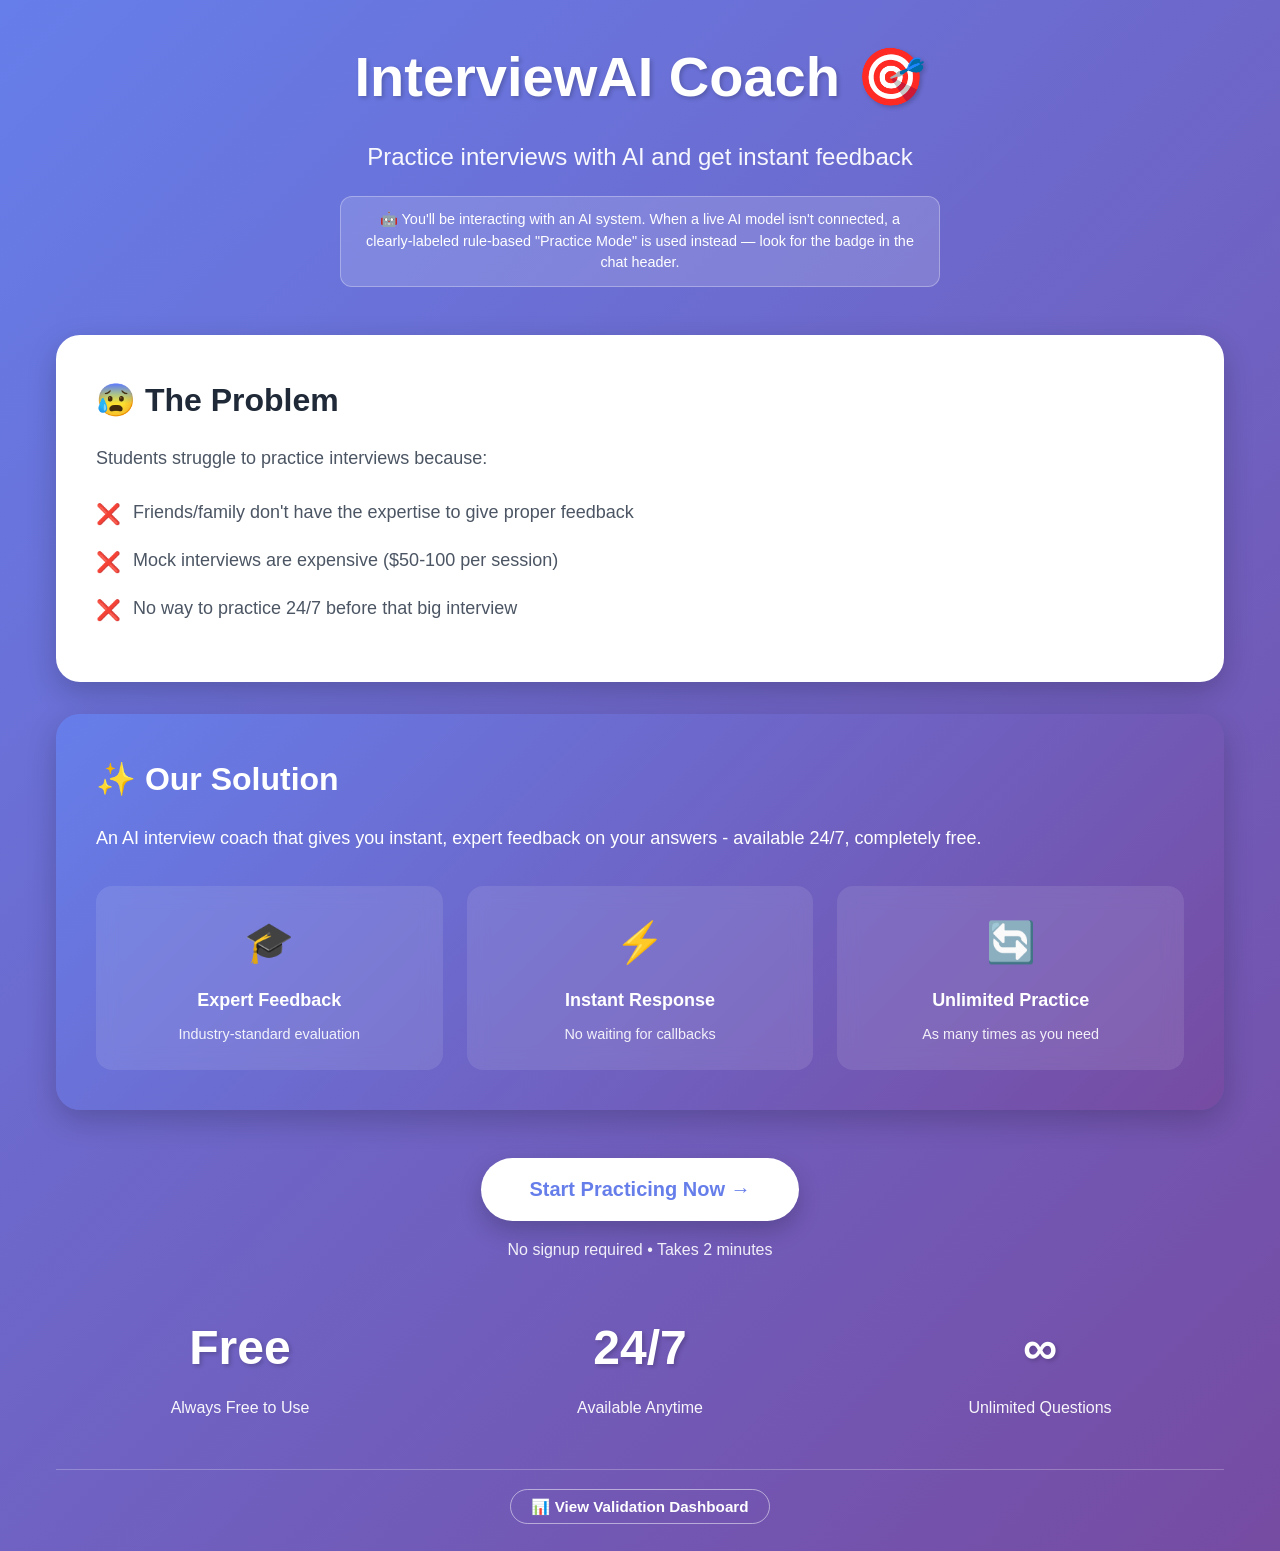
<file: AI_Interview_Coach/index.html>
<!DOCTYPE html>
<html lang="en">
<head>
    <meta charset="UTF-8">
    <meta name="viewport" content="width=device-width, initial-scale=1.0">
    <meta name="description" content="Practice job interviews with AI and get instant feedback">
    <title>InterviewAI Coach - Practice Interviews with AI</title>
    <link rel="stylesheet" href="styles.css">
</head>
<body>
    <!-- Landing Page -->
    <div id="landingPage" class="page active">
        <div class="container">
            <!-- Header -->
            <header class="header fade-in">
                <h1 class="main-title">InterviewAI Coach 🎯</h1>
                <p class="subtitle">Practice interviews with AI and get instant feedback</p>
                <p class="transparency-note">
                    🤖 You'll be interacting with an AI system. When a live AI model isn't
                    connected, a clearly-labeled rule-based "Practice Mode" is used instead —
                    look for the badge in the chat header.
                </p>
            </header>

            <!-- Problem Section -->
            <section class="problem-section fade-in delay-1">
                <div class="card problem-card">
                    <h2 class="section-title">😰 The Problem</h2>
                    <p class="section-text">Students struggle to practice interviews because:</p>
                    <ul class="problem-list">
                        <li>
                            <span class="icon">❌</span>
                            <span>Friends/family don't have the expertise to give proper feedback</span>
                        </li>
                        <li>
                            <span class="icon">❌</span>
                            <span>Mock interviews are expensive ($50-100 per session)</span>
                        </li>
                        <li>
                            <span class="icon">❌</span>
                            <span>No way to practice 24/7 before that big interview</span>
                        </li>
                    </ul>
                </div>

                <!-- Solution Section -->
                <div class="card solution-card">
                    <h2 class="section-title">✨ Our Solution</h2>
                    <p class="section-text">
                        An AI interview coach that gives you instant, expert feedback on your answers - 
                        available 24/7, completely free.
                    </p>
                    <div class="features-grid">
                        <div class="feature-box">
                            <div class="feature-icon">🎓</div>
                            <div class="feature-title">Expert Feedback</div>
                            <div class="feature-desc">Industry-standard evaluation</div>
                        </div>
                        <div class="feature-box">
                            <div class="feature-icon">⚡</div>
                            <div class="feature-title">Instant Response</div>
                            <div class="feature-desc">No waiting for callbacks</div>
                        </div>
                        <div class="feature-box">
                            <div class="feature-icon">🔄</div>
                            <div class="feature-title">Unlimited Practice</div>
                            <div class="feature-desc">As many times as you need</div>
                        </div>
                    </div>
                </div>
            </section>

            <!-- CTA Section -->
            <section class="cta-section fade-in delay-2">
                <button id="startBtn" class="cta-button">
                    Start Practicing Now →
                </button>
                <p class="cta-note">No signup required • Takes 2 minutes</p>
            </section>

            <!-- Stats Section -->
            <section class="stats-section fade-in delay-3">
                <div class="stat">
                    <div class="stat-number">Free</div>
                    <div class="stat-label">Always Free to Use</div>
                </div>
                <div class="stat">
                    <div class="stat-number">24/7</div>
                    <div class="stat-label">Available Anytime</div>
                </div>
                <div class="stat">
                    <div class="stat-number">∞</div>
                    <div class="stat-label">Unlimited Questions</div>
                </div>
            </section>

            <!-- Footer -->
            <footer class="landing-footer fade-in delay-3">
                <a href="dashboard.html" class="dashboard-link">📊 View Validation Dashboard</a>
            </footer>
        </div>
    </div>

    <!-- Chat Page -->
    <div id="chatPage" class="page">
        <div class="chat-container">
            <!-- Chat Header -->
            <div class="chat-header">
                <div class="avatar-section">
                    <div id="aiAvatar" class="ai-avatar">
                        <div class="avatar-glow" id="avatarGlow"></div>
                        <div class="avatar-circle" id="avatarCircle">
                            <span class="avatar-emoji" id="avatarEmoji">🎯</span>
                        </div>
                        <div id="thinkingDots" class="thinking-dots hidden">
                            <span></span>
                            <span></span>
                            <span></span>
                        </div>
                    </div>
                    <div class="avatar-info">
                        <h2>AI Interview Coach</h2>
                        <p id="avatarStatus">Here to help you ace your interview</p>
                    </div>
                </div>
                <div class="question-counter">
                    <div class="counter-label">Questions Practiced</div>
                    <div id="questionCount" class="counter-number">1</div>
                    <div id="aiModeBadge" class="ai-mode-badge" title="This shows whether you're talking to the real AI model or the rule-based practice engine">Practice Mode</div>
                </div>
            </div>

            <!-- Chat Messages -->
            <div id="chatMessages" class="chat-messages">
                <!-- Initial AI/Practice-mode welcome message is inserted by script.js
                     so it always accurately reflects whether a live AI model is connected -->
            </div>

            <!-- Input Area -->
            <div class="chat-input-area">
                <div class="input-wrapper">
                    <textarea 
                        id="messageInput" 
                        placeholder="Type your answer here... (Press Ctrl+Enter to send)"
                        rows="1"
                    ></textarea>
                    <button id="micBtn" class="mic-button" type="button" title="Record your answer">
                        🎤
                    </button>
                    <button id="sendBtn" class="send-button">Send</button>
                </div>
                <div id="voiceStatus" class="voice-status hidden">
                    🔴 Listening... speak your answer, click the mic again to stop
                </div>
                <div class="input-tip">
                    💡 Tip: Be specific and use the STAR method (Situation, Task, Action, Result) · 🎤 tap the mic to answer by voice
                </div>
                <div class="share-section" style="margin-top: 0.5rem; text-align: center;">
                    <button id="shareBtn" class="share-button">
                        📤 Share with Friends
                    </button>
                </div>
            </div>
        </div>
    </div>

    <!-- Feedback Modal -->
    <div id="feedbackModal" class="modal hidden">
        <div class="modal-content">
            <div class="modal-header">
                <h2>🎉 Great Practice Session!</h2>
                <button id="closeModal" class="close-modal">&times;</button>
            </div>
            <div class="modal-body">
                <p>You've practiced <strong id="modalQuestionCount">3</strong> questions! Help us improve:</p>
                
                <div class="feedback-question">
                    <label>Would you use this before a real interview?</label>
                    <div class="rating-buttons">
                        <button class="rating-btn" data-value="yes">👍 Yes</button>
                        <button class="rating-btn" data-value="no">👎 No</button>
                    </div>
                </div>

                <div class="feedback-question">
                    <label>Rate the feedback quality:</label>
                    <div class="star-rating">
                        <span class="star" data-rating="1">⭐</span>
                        <span class="star" data-rating="2">⭐</span>
                        <span class="star" data-rating="3">⭐</span>
                        <span class="star" data-rating="4">⭐</span>
                        <span class="star" data-rating="5">⭐</span>
                    </div>
                </div>

                <div class="feedback-question">
                    <label>Quick feedback (optional):</label>
                    <textarea id="feedbackText" placeholder="What would make this more useful?" rows="3"></textarea>
                </div>

                <button id="submitFeedback" class="submit-feedback-btn">Submit Feedback</button>
                <button id="skipFeedback" class="skip-btn">Skip for now</button>

                <p class="feedback-note">Your feedback helps us improve! 🙏</p>
            </div>
        </div>
    </div>

    <!-- Thank You Modal -->
    <div id="thankYouModal" class="modal hidden">
        <div class="modal-content">
            <div class="modal-header">
                <h2>🙏 Thank You!</h2>
                <button id="closeThankYou" class="close-modal">&times;</button>
            </div>
            <div class="modal-body">
                <p>Your feedback has been recorded! It helps us make InterviewAI better for everyone.</p>
                <p><strong>Keep practicing - you've got this! 💪</strong></p>
                <button id="continueBtn" class="submit-feedback-btn">Continue Practicing</button>
            </div>
        </div>
    </div>

    <script src="script.js"></script>
</body>
</html>
</file>
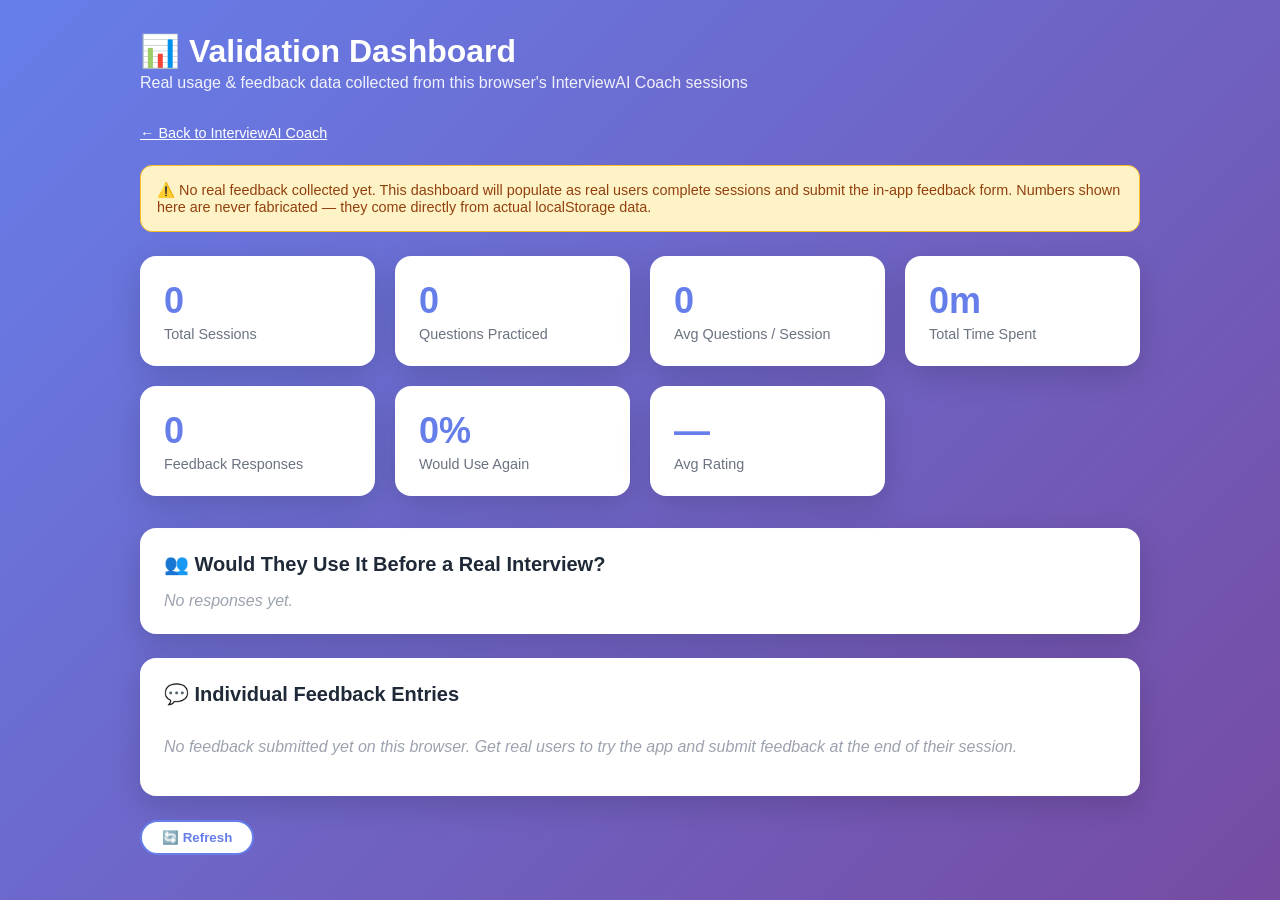
<file: AI_Interview_Coach/dashboard.html>
<!DOCTYPE html>
<html lang="en">
<head>
<meta charset="UTF-8">
<meta name="viewport" content="width=device-width, initial-scale=1.0">
<title>InterviewAI Coach — Validation Dashboard</title>
<style>
    * { margin: 0; padding: 0; box-sizing: border-box; }
    body {
        font-family: -apple-system, BlinkMacSystemFont, 'Segoe UI', Roboto, sans-serif;
        background: linear-gradient(135deg, #667eea 0%, #764ba2 100%);
        min-height: 100vh;
        padding: 2rem 1rem;
        color: #1f2937;
    }
    .wrap { max-width: 1000px; margin: 0 auto; }
    h1 { color: white; font-size: 2rem; margin-bottom: 0.25rem; }
    .subtitle { color: rgba(255,255,255,0.9); margin-bottom: 2rem; }
    .grid {
        display: grid;
        grid-template-columns: repeat(auto-fit, minmax(200px, 1fr));
        gap: 1.25rem;
        margin-bottom: 2rem;
    }
    .card {
        background: white;
        border-radius: 1rem;
        padding: 1.5rem;
        box-shadow: 0 10px 30px rgba(0,0,0,0.15);
    }
    .card .num { font-size: 2.25rem; font-weight: 800; color: #667eea; }
    .card .label { font-size: 0.9rem; color: #6b7280; margin-top: 0.25rem; }
    .section {
        background: white;
        border-radius: 1rem;
        padding: 1.5rem;
        margin-bottom: 1.5rem;
        box-shadow: 0 10px 30px rgba(0,0,0,0.15);
    }
    .section h2 { font-size: 1.25rem; margin-bottom: 1rem; }
    table { width: 100%; border-collapse: collapse; }
    th, td { text-align: left; padding: 0.6rem 0.75rem; border-bottom: 1px solid #e5e7eb; font-size: 0.9rem; }
    th { color: #6b7280; font-weight: 600; }
    .empty { color: #9ca3af; font-style: italic; padding: 1rem 0; }
    .pill { display: inline-block; padding: 0.15rem 0.6rem; border-radius: 1rem; font-size: 0.75rem; font-weight: 700; }
    .pill.yes { background: #d1fae5; color: #065f46; }
    .pill.no { background: #fee2e2; color: #991b1b; }
    .stars { color: #f59e0b; }
    .note {
        background: #fef3c7;
        border: 1px solid #fbbf24;
        border-radius: 0.75rem;
        padding: 1rem;
        font-size: 0.9rem;
        color: #92400e;
        margin-bottom: 1.5rem;
    }
    .refresh-btn {
        background: white;
        border: 2px solid #667eea;
        color: #667eea;
        padding: 0.5rem 1.25rem;
        border-radius: 2rem;
        font-weight: 600;
        cursor: pointer;
    }
</style>
</head>
<body>
<div class="wrap">
    <h1>📊 Validation Dashboard</h1>
    <p class="subtitle">Real usage &amp; feedback data collected from this browser's InterviewAI Coach sessions</p>
    <a href="index.html" style="display:inline-block; margin-bottom:1.5rem; color:white; text-decoration:underline; font-size:0.9rem;">← Back to InterviewAI Coach</a>

    <div class="note" id="dataNote"></div>

    <div class="grid" id="statsGrid"></div>

    <div class="section">
        <h2>👥 Would They Use It Before a Real Interview?</h2>
        <div id="wouldUseSummary"></div>
    </div>

    <div class="section">
        <h2>💬 Individual Feedback Entries</h2>
        <table id="feedbackTable">
            <thead>
                <tr><th>#</th><th>Date</th><th>Would Use?</th><th>Rating</th><th>Questions Practiced</th><th>Comment</th></tr>
            </thead>
            <tbody id="feedbackBody"></tbody>
        </table>
        <div id="feedbackEmpty" class="empty" style="display:none;">No feedback submitted yet on this browser. Get real users to try the app and submit feedback at the end of their session.</div>
    </div>

    <button class="refresh-btn" onclick="loadDashboard()">🔄 Refresh</button>
</div>

<script>
function loadDashboard() {
    const analytics = JSON.parse(localStorage.getItem('interviewAI_analytics') || '{}');
    const feedbackList = JSON.parse(localStorage.getItem('interviewAI_feedback') || '[]');

    const totalSessions = analytics.totalSessions || 0;
    const totalQuestions = analytics.totalQuestions || 0;
    const totalTimeMin = Math.round((analytics.totalTimeSpent || 0) / 60);
    const avgQPerSession = totalSessions ? (totalQuestions / totalSessions).toFixed(1) : '0';

    const wouldUseYes = feedbackList.filter(f => f.wouldUse === 'yes').length;
    const wouldUseNo = feedbackList.filter(f => f.wouldUse === 'no').length;
    const totalResponses = feedbackList.length;
    const wouldUsePct = totalResponses ? Math.round((wouldUseYes / totalResponses) * 100) : 0;

    const ratings = feedbackList.map(f => f.rating).filter(r => r);
    const avgRating = ratings.length ? (ratings.reduce((a,b) => a+b, 0) / ratings.length).toFixed(1) : '—';

    // Data source note — honest framing, no fake numbers
    document.getElementById('dataNote').innerHTML = totalResponses > 0
        ? `⚠️ This dashboard reflects data stored in <strong>this specific browser's localStorage</strong>. To capture real traction across multiple testers, either (a) have each tester submit feedback on their own device and screenshot their own dashboard, or (b) aggregate manually from a shared form/sheet.`
        : `⚠️ No real feedback collected yet. This dashboard will populate as real users complete sessions and submit the in-app feedback form. Numbers shown here are never fabricated — they come directly from actual localStorage data.`;

    document.getElementById('statsGrid').innerHTML = `
        <div class="card"><div class="num">${totalSessions}</div><div class="label">Total Sessions</div></div>
        <div class="card"><div class="num">${totalQuestions}</div><div class="label">Questions Practiced</div></div>
        <div class="card"><div class="num">${avgQPerSession}</div><div class="label">Avg Questions / Session</div></div>
        <div class="card"><div class="num">${totalTimeMin}m</div><div class="label">Total Time Spent</div></div>
        <div class="card"><div class="num">${totalResponses}</div><div class="label">Feedback Responses</div></div>
        <div class="card"><div class="num">${wouldUsePct}%</div><div class="label">Would Use Again</div></div>
        <div class="card"><div class="num">${avgRating}${ratings.length ? ' / 5' : ''}</div><div class="label">Avg Rating</div></div>
    `;

    document.getElementById('wouldUseSummary').innerHTML = totalResponses > 0
        ? `<span class="pill yes">👍 Yes: ${wouldUseYes}</span> &nbsp; <span class="pill no">👎 No: ${wouldUseNo}</span> &nbsp; <strong>${wouldUsePct}%</strong> would use it before a real interview (n=${totalResponses})`
        : `<span class="empty">No responses yet.</span>`;

    const tbody = document.getElementById('feedbackBody');
    tbody.innerHTML = '';
    if (feedbackList.length === 0) {
        document.getElementById('feedbackEmpty').style.display = 'block';
        document.getElementById('feedbackTable').style.display = 'none';
    } else {
        document.getElementById('feedbackEmpty').style.display = 'none';
        document.getElementById('feedbackTable').style.display = 'table';
        feedbackList.forEach((f, i) => {
            const date = f.timestamp ? new Date(f.timestamp).toLocaleString() : '—';
            const wouldUseBadge = f.wouldUse === 'yes'
                ? '<span class="pill yes">Yes</span>'
                : f.wouldUse === 'no' ? '<span class="pill no">No</span>' : '—';
            const stars = f.rating ? '⭐'.repeat(f.rating) : '—';
            tbody.innerHTML += `<tr>
                <td>${i + 1}</td>
                <td>${date}</td>
                <td>${wouldUseBadge}</td>
                <td class="stars">${stars}</td>
                <td>${f.questionsPracticed ?? '—'}</td>
                <td>${f.comment || '<span class="empty">—</span>'}</td>
            </tr>`;
        });
    }
}

loadDashboard();
</script>
</body>
</html>
</file>
<file: AI_Interview_Coach/styles.css>
/* ==================== */
/* Global Styles        */
/* ==================== */

* {
    margin: 0;
    padding: 0;
    box-sizing: border-box;
}

body {
    font-family: -apple-system, BlinkMacSystemFont, 'Segoe UI', Roboto, Oxygen, Ubuntu, Cantarell, sans-serif;
    line-height: 1.6;
    color: #1f2937;
    background: linear-gradient(135deg, #667eea 0%, #764ba2 100%);
    min-height: 100vh;
}

.container {
    max-width: 1200px;
    margin: 0 auto;
    padding: 2rem 1rem;
}

/* ==================== */
/* Page Transitions     */
/* ==================== */

.page {
    display: none;
    animation: fadeIn 0.5s ease-in-out;
}

.page.active {
    display: block;
}

@keyframes fadeIn {
    from {
        opacity: 0;
        transform: translateY(20px);
    }
    to {
        opacity: 1;
        transform: translateY(0);
    }
}

.fade-in {
    animation: fadeIn 0.8s ease-out forwards;
    opacity: 0;
}

.fade-in.delay-1 {
    animation-delay: 0.2s;
}

.fade-in.delay-2 {
    animation-delay: 0.4s;
}

.fade-in.delay-3 {
    animation-delay: 0.6s;
}

/* ==================== */
/* Landing Page         */
/* ==================== */

.header {
    text-align: center;
    margin-bottom: 3rem;
}

.main-title {
    font-size: 3.5rem;
    font-weight: 800;
    color: white;
    margin-bottom: 1rem;
    text-shadow: 2px 2px 4px rgba(0, 0, 0, 0.2);
}

.subtitle {
    font-size: 1.5rem;
    color: rgba(255, 255, 255, 0.95);
}

.transparency-note {
    max-width: 600px;
    margin: 1.25rem auto 0;
    padding: 0.75rem 1.25rem;
    background: rgba(255, 255, 255, 0.15);
    backdrop-filter: blur(6px);
    border: 1px solid rgba(255, 255, 255, 0.3);
    border-radius: 0.75rem;
    color: white;
    font-size: 0.9rem;
    line-height: 1.5;
}

.card {
    background: white;
    border-radius: 1.5rem;
    padding: 2.5rem;
    margin-bottom: 2rem;
    box-shadow: 0 10px 30px rgba(0, 0, 0, 0.2);
    transition: transform 0.3s ease, box-shadow 0.3s ease;
}

.card:hover {
    transform: translateY(-5px);
    box-shadow: 0 15px 40px rgba(0, 0, 0, 0.3);
}

.section-title {
    font-size: 2rem;
    font-weight: 700;
    margin-bottom: 1rem;
    color: #1f2937;
}

.section-text {
    font-size: 1.125rem;
    color: #4b5563;
    margin-bottom: 1.5rem;
    line-height: 1.8;
}

.problem-list {
    list-style: none;
    margin-top: 1.5rem;
}

.problem-list li {
    display: flex;
    align-items: flex-start;
    margin-bottom: 1rem;
    font-size: 1.125rem;
    color: #4b5563;
}

.problem-list .icon {
    margin-right: 0.75rem;
    font-size: 1.25rem;
}

.solution-card {
    background: linear-gradient(135deg, #667eea 0%, #764ba2 100%);
    color: white;
}

.solution-card .section-title,
.solution-card .section-text {
    color: white;
}

.features-grid {
    display: grid;
    grid-template-columns: repeat(auto-fit, minmax(200px, 1fr));
    gap: 1.5rem;
    margin-top: 2rem;
}

.feature-box {
    background: rgba(255, 255, 255, 0.1);
    backdrop-filter: blur(10px);
    padding: 1.5rem;
    border-radius: 1rem;
    text-align: center;
    transition: transform 0.3s ease;
}

.feature-box:hover {
    transform: scale(1.05);
}

.feature-icon {
    font-size: 2.5rem;
    margin-bottom: 0.75rem;
}

.feature-title {
    font-size: 1.125rem;
    font-weight: 600;
    margin-bottom: 0.5rem;
}

.feature-desc {
    font-size: 0.9rem;
    opacity: 0.9;
}

/* CTA Section */
.cta-section {
    text-align: center;
    margin: 3rem 0;
}

.cta-button {
    background: white;
    color: #667eea;
    font-size: 1.25rem;
    font-weight: 700;
    padding: 1.25rem 3rem;
    border: none;
    border-radius: 3rem;
    cursor: pointer;
    box-shadow: 0 10px 25px rgba(0, 0, 0, 0.2);
    transition: all 0.3s ease;
}

.cta-button:hover {
    transform: translateY(-3px) scale(1.05);
    box-shadow: 0 15px 35px rgba(0, 0, 0, 0.3);
}

.cta-button:active {
    transform: translateY(-1px);
}

.cta-note {
    margin-top: 1rem;
    color: rgba(255, 255, 255, 0.9);
    font-size: 1rem;
}

/* Stats Section */
.stats-section {
    display: grid;
    grid-template-columns: repeat(auto-fit, minmax(200px, 1fr));
    gap: 2rem;
    margin-top: 3rem;
}

.stat {
    text-align: center;
    color: white;
}

.stat-number {
    font-size: 3rem;
    font-weight: 800;
    text-shadow: 2px 2px 4px rgba(0, 0, 0, 0.2);
}

.stat-label {
    font-size: 1rem;
    margin-top: 0.5rem;
    opacity: 0.95;
}

.landing-footer {
    text-align: center;
    margin-top: 3rem;
    padding-top: 1.5rem;
    border-top: 1px solid rgba(255, 255, 255, 0.25);
}

.dashboard-link {
    color: white;
    text-decoration: none;
    font-size: 0.95rem;
    font-weight: 600;
    padding: 0.5rem 1.25rem;
    border: 1px solid rgba(255, 255, 255, 0.5);
    border-radius: 2rem;
    transition: all 0.3s ease;
}

.dashboard-link:hover {
    background: rgba(255, 255, 255, 0.15);
    transform: translateY(-2px);
}

/* ==================== */
/* Chat Page            */
/* ==================== */

.chat-container {
    max-width: 900px;
    margin: 2rem auto;
    background: white;
    border-radius: 1.5rem;
    box-shadow: 0 20px 60px rgba(0, 0, 0, 0.3);
    overflow: hidden;
    display: flex;
    flex-direction: column;
    height: calc(100vh - 4rem);
    max-height: 800px;
}

.chat-header {
    background: white;
    padding: 0.9rem 1.5rem;
    border-bottom: 2px solid #e5e7eb;
    display: flex;
    justify-content: space-between;
    align-items: center;
}

.avatar-section {
    display: flex;
    align-items: center;
    gap: 1rem;
}

.ai-avatar {
    position: relative;
    width: 46px;
    height: 46px;
}

.avatar-glow {
    position: absolute;
    inset: 0;
    background: linear-gradient(135deg, #667eea, #764ba2);
    border-radius: 50%;
    filter: blur(8px);
    opacity: 0.5;
    animation: pulse 2s ease-in-out infinite;
}

@keyframes pulse {
    0%, 100% {
        transform: scale(1);
        opacity: 0.5;
    }
    50% {
        transform: scale(1.1);
        opacity: 0.8;
    }
}

.avatar-circle {
    position: relative;
    width: 100%;
    height: 100%;
    background: linear-gradient(135deg, #667eea, #764ba2);
    border-radius: 50%;
    display: flex;
    align-items: center;
    justify-content: center;
    box-shadow: 0 4px 12px rgba(0, 0, 0, 0.2);
}

.avatar-circle.thinking {
    animation: spin 3s linear infinite;
}

@keyframes spin {
    from {
        transform: rotate(0deg);
    }
    to {
        transform: rotate(360deg);
    }
}

.avatar-emoji {
    font-size: 1.5rem;
    transition: transform 0.2s ease;
}

/* Avatar reaction states */
.avatar-circle.state-listening {
    background: linear-gradient(135deg, #38bdf8, #0ea5e9);
}

.avatar-circle.state-thinking {
    background: linear-gradient(135deg, #a78bfa, #7c3aed);
}

.avatar-circle.state-positive {
    background: linear-gradient(135deg, #34d399, #059669);
}

.avatar-circle.state-excellent {
    background: linear-gradient(135deg, #fbbf24, #f59e0b);
}

.avatar-circle.state-improve {
    background: linear-gradient(135deg, #fb923c, #ea580c);
}

.avatar-pulse {
    animation: avatarPulse 0.5s ease;
}

@keyframes avatarPulse {
    0% { transform: scale(1); }
    50% { transform: scale(1.2); }
    100% { transform: scale(1); }
}

#avatarStatus {
    font-size: 0.9rem;
    color: #6b7280;
    font-weight: 500;
    transition: color 0.3s ease;
    min-height: 1.2em;
}

.ai-mode-badge {
    display: inline-block;
    margin-top: 0.5rem;
    padding: 0.2rem 0.7rem;
    border-radius: 1rem;
    font-size: 0.7rem;
    font-weight: 700;
    letter-spacing: 0.02em;
    text-transform: uppercase;
    background: #fef3c7;
    color: #92400e;
}

.ai-mode-badge.mode-ai {
    background: #d1fae5;
    color: #065f46;
}

.thinking-dots {
    position: absolute;
    bottom: -8px;
    left: 50%;
    transform: translateX(-50%);
    display: flex;
    gap: 3px;
}

.thinking-dots.hidden {
    display: none;
}

.thinking-dots span {
    width: 6px;
    height: 6px;
    background: #667eea;
    border-radius: 50%;
    animation: bounce 0.6s ease-in-out infinite;
}

.thinking-dots span:nth-child(2) {
    animation-delay: 0.2s;
}

.thinking-dots span:nth-child(3) {
    animation-delay: 0.4s;
}

@keyframes bounce {
    0%, 100% {
        transform: translateY(0);
    }
    50% {
        transform: translateY(-6px);
    }
}

.avatar-info h2 {
    font-size: 1.2rem;
    font-weight: 700;
    color: #1f2937;
}

.avatar-info p {
    font-size: 0.85rem;
    color: #6b7280;
}

.question-counter {
    text-align: right;
}

.counter-label {
    font-size: 0.875rem;
    color: #6b7280;
}

.counter-number {
    font-size: 1.9rem;
    font-weight: 800;
    color: #667eea;
}

/* Chat Messages */
.chat-messages {
    flex: 1;
    overflow-y: auto;
    padding: 2rem;
    background: #f9fafb;
}

.message {
    margin-bottom: 2rem;
    animation: slideIn 0.3s ease-out;
}

@keyframes slideIn {
    from {
        opacity: 0;
        transform: translateY(20px);
    }
    to {
        opacity: 1;
        transform: translateY(0);
    }
}

.message-content {
    display: inline-block;
    max-width: 80%;
    padding: 1.25rem 1.5rem;
    border-radius: 1.25rem;
    line-height: 1.6;
}

.ai-message .message-content {
    background: #e5e7eb;
    color: #1f2937;
}

.user-message {
    text-align: right;
}

.user-message .message-content {
    background: linear-gradient(135deg, #667eea, #764ba2);
    color: white;
}

.message-content p {
    margin-bottom: 0.75rem;
}

.message-content p:last-child {
    margin-bottom: 0;
}

.message-content strong {
    font-weight: 700;
}

.message-time {
    font-size: 0.75rem;
    color: #9ca3af;
    margin-top: 0.5rem;
}

/* Chat Input */
.chat-input-area {
    background: white;
    padding: 0.75rem 1.5rem;
    border-top: 2px solid #e5e7eb;
}

.input-wrapper {
    display: flex;
    gap: 0.75rem;
    margin-bottom: 0.4rem;
}

#messageInput {
    flex: 1;
    border: 2px solid #d1d5db;
    border-radius: 0.8rem;
    padding: 0.4rem 0.8rem;
    font-size: 0.9rem;
    font-family: inherit;
    resize: none;
    min-height: 34px;
    transition: border-color 0.3s ease;
}

#messageInput:focus {
    outline: none;
    border-color: #667eea;
}

#messageInput:disabled {
    background: #f3f4f6;
    cursor: not-allowed;
}

.send-button {
    background: linear-gradient(135deg, #667eea, #764ba2);
    color: white;
    border: none;
    padding: 0.4rem 1.3rem;
    border-radius: 0.8rem;
    font-size: 0.9rem;
    font-weight: 600;
    cursor: pointer;
    transition: all 0.3s ease;
    white-space: nowrap;
}

.send-button:hover:not(:disabled) {
    transform: translateY(-2px);
    box-shadow: 0 6px 20px rgba(102, 126, 234, 0.4);
}

.send-button:active:not(:disabled) {
    transform: translateY(0);
}

.send-button:disabled {
    opacity: 0.5;
    cursor: not-allowed;
}

.mic-button {
    background: white;
    border: 2px solid #d1d5db;
    color: #6b7280;
    width: 44px;
    min-width: 44px;
    border-radius: 0.8rem;
    font-size: 1.1rem;
    cursor: pointer;
    transition: all 0.25s ease;
    display: flex;
    align-items: center;
    justify-content: center;
}

.mic-button:hover:not(:disabled) {
    border-color: #667eea;
    color: #667eea;
}

.mic-button:disabled {
    opacity: 0.4;
    cursor: not-allowed;
}

.mic-button.recording {
    background: linear-gradient(135deg, #ef4444, #dc2626);
    border-color: #dc2626;
    color: white;
    animation: micPulse 1.2s ease-in-out infinite;
}

@keyframes micPulse {
    0%, 100% { box-shadow: 0 0 0 0 rgba(220, 38, 38, 0.5); }
    50% { box-shadow: 0 0 0 8px rgba(220, 38, 38, 0); }
}

.voice-status {
    font-size: 0.8rem;
    color: #dc2626;
    font-weight: 600;
    margin-bottom: 0.4rem;
}

.voice-status.hidden {
    display: none;
}

.input-tip {
    font-size: 0.75rem;
    color: #6b7280;
}

.share-button {
    background: white;
    border: 2px solid #667eea;
    color: #667eea;
    padding: 0.35rem 1.1rem;
    border-radius: 50px;
    font-size: 0.8rem;
    font-weight: 600;
    cursor: pointer;
    transition: all 0.3s ease;
}

.share-button:hover {
    background: #667eea;
    color: white;
    transform: translateY(-2px);
    box-shadow: 0 4px 12px rgba(102, 126, 234, 0.3);
}

/* ==================== */
/* Feedback Modal       */
/* ==================== */

.modal {
    position: fixed;
    top: 0;
    left: 0;
    width: 100%;
    height: 100%;
    background: rgba(0, 0, 0, 0.7);
    display: flex;
    align-items: center;
    justify-content: center;
    z-index: 1000;
    animation: fadeIn 0.3s ease-out;
}

.modal.hidden {
    display: none;
}

.modal-content {
    background: white;
    border-radius: 1.5rem;
    padding: 0;
    max-width: 500px;
    width: 90%;
    max-height: 90vh;
    overflow-y: auto;
    box-shadow: 0 20px 60px rgba(0, 0, 0, 0.4);
    animation: slideIn 0.3s ease-out;
}

@keyframes slideIn {
    from {
        opacity: 0;
        transform: translateY(-50px);
    }
    to {
        opacity: 1;
        transform: translateY(0);
    }
}

.modal-header {
    background: linear-gradient(135deg, #667eea, #764ba2);
    color: white;
    padding: 1.5rem;
    border-radius: 1.5rem 1.5rem 0 0;
    display: flex;
    justify-content: space-between;
    align-items: center;
}

.modal-header h2 {
    margin: 0;
    font-size: 1.5rem;
}

.close-modal {
    background: none;
    border: none;
    color: white;
    font-size: 2rem;
    cursor: pointer;
    line-height: 1;
    padding: 0;
    width: 30px;
    height: 30px;
    display: flex;
    align-items: center;
    justify-content: center;
    transition: transform 0.2s ease;
}

.close-modal:hover {
    transform: scale(1.2);
}

.modal-body {
    padding: 2rem;
}

.modal-body > p {
    margin-bottom: 1.5rem;
    color: #4b5563;
}

.feedback-question {
    margin-bottom: 1.5rem;
}

.feedback-question label {
    display: block;
    font-weight: 600;
    color: #1f2937;
    margin-bottom: 0.75rem;
}

.rating-buttons {
    display: flex;
    gap: 1rem;
}

.rating-btn {
    flex: 1;
    padding: 0.75rem 1rem;
    border: 2px solid #e5e7eb;
    border-radius: 0.75rem;
    background: white;
    font-size: 1rem;
    cursor: pointer;
    transition: all 0.3s ease;
}

.rating-btn:hover {
    border-color: #667eea;
    transform: translateY(-2px);
}

.rating-btn.selected {
    border-color: #667eea;
    background: #667eea;
    color: white;
}

.star-rating {
    display: flex;
    gap: 0.5rem;
    font-size: 2rem;
}

.star {
    cursor: pointer;
    opacity: 0.3;
    transition: all 0.2s ease;
}

.star:hover,
.star.active {
    opacity: 1;
    transform: scale(1.2);
}

#feedbackText {
    width: 100%;
    padding: 0.75rem;
    border: 2px solid #e5e7eb;
    border-radius: 0.75rem;
    font-family: inherit;
    font-size: 1rem;
    resize: vertical;
    transition: border-color 0.3s ease;
}

#feedbackText:focus {
    outline: none;
    border-color: #667eea;
}

.submit-feedback-btn {
    width: 100%;
    background: linear-gradient(135deg, #667eea, #764ba2);
    color: white;
    padding: 1rem;
    border: none;
    border-radius: 0.75rem;
    font-size: 1rem;
    font-weight: 600;
    cursor: pointer;
    transition: all 0.3s ease;
    margin-bottom: 0.75rem;
}

.submit-feedback-btn:hover {
    transform: translateY(-2px);
    box-shadow: 0 8px 20px rgba(102, 126, 234, 0.4);
}

.skip-btn {
    width: 100%;
    background: white;
    color: #6b7280;
    padding: 0.75rem;
    border: 2px solid #e5e7eb;
    border-radius: 0.75rem;
    font-size: 0.9rem;
    cursor: pointer;
    transition: all 0.3s ease;
}

.skip-btn:hover {
    border-color: #9ca3af;
}

.feedback-note {
    text-align: center;
    font-size: 0.875rem;
    color: #9ca3af;
    margin-top: 1rem;
    margin-bottom: 0;
}

/* ==================== */
/* Responsive Design    */
/* ==================== */

@media (max-width: 768px) {
    .main-title {
        font-size: 2.5rem;
    }

    .subtitle {
        font-size: 1.25rem;
    }

    .card {
        padding: 1.5rem;
    }

    .section-title {
        font-size: 1.5rem;
    }

    .features-grid {
        grid-template-columns: 1fr;
    }

    .chat-header {
        flex-direction: column;
        gap: 1rem;
        text-align: center;
    }

    .avatar-section {
        flex-direction: column;
        text-align: center;
    }

    .question-counter {
        text-align: center;
    }

    .input-wrapper {
        flex-direction: column;
    }

    .send-button {
        width: 100%;
    }
}

/* ==================== */
/* Scrollbar Styling    */
/* ==================== */

.chat-messages::-webkit-scrollbar {
    width: 8px;
}

.chat-messages::-webkit-scrollbar-track {
    background: #f3f4f6;
}

.chat-messages::-webkit-scrollbar-thumb {
    background: #d1d5db;
    border-radius: 4px;
}

.chat-messages::-webkit-scrollbar-thumb:hover {
    background: #9ca3af;
}
</file>
